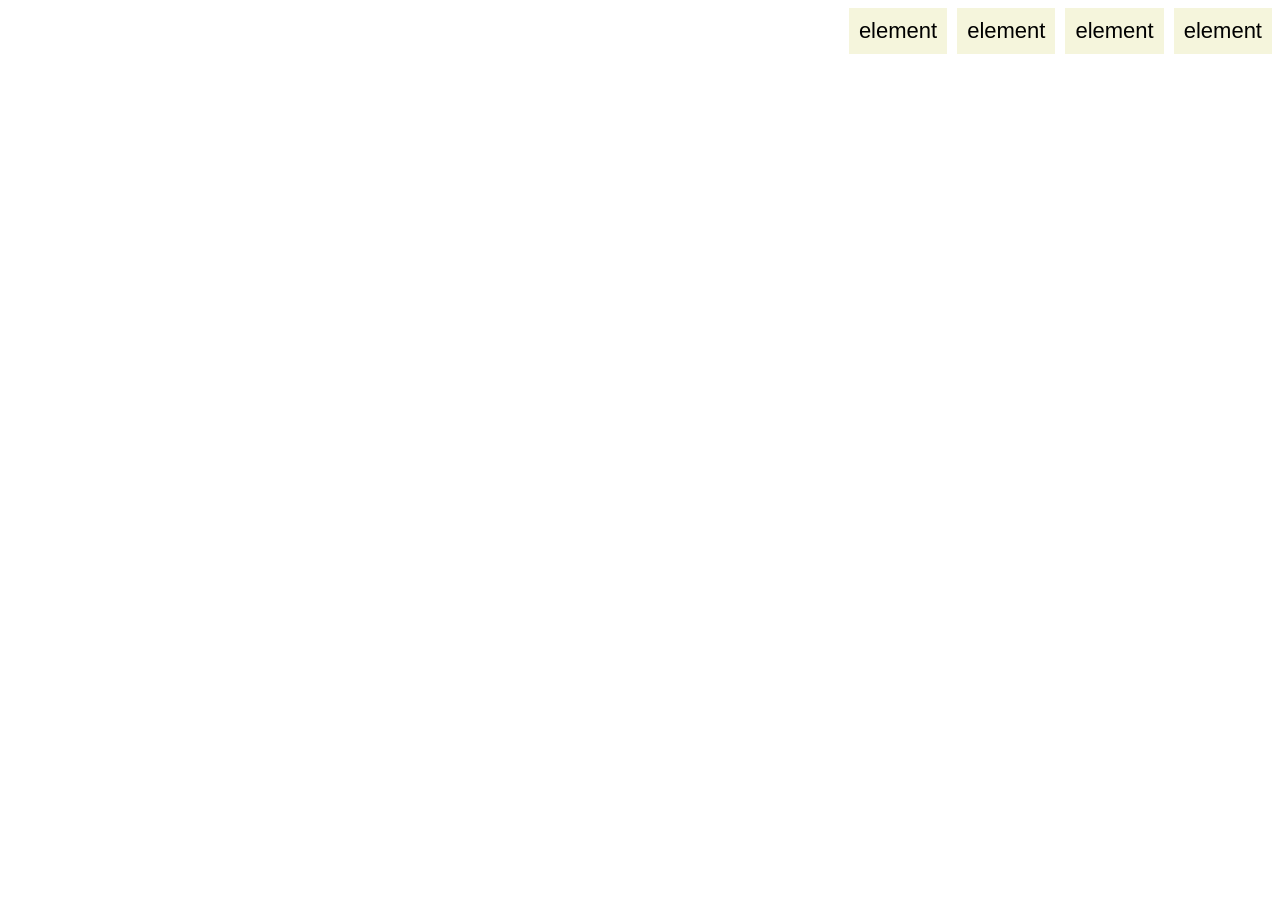
<file: gap.html>
<!DOCTYPE html>
<html lang="en">
<head>
    <meta charset="UTF-8">
    <meta name="viewport" content="width=device-width, initial-scale=1.0">
    <title>Document</title>
<style type="text/css">

.parent{

display:flex;
gap: 10px;
flex-direction:row-reverse;
}

.kind:hover{

    background-color: blanchedalmond;
    color: white;
     text-shadow: 0 8px 4px rgb(0 0 0 / 0.6);
     
}


.kind{

padding: 10px;
background-color: beige;
font-size: 22px;
width: max-content;

font-family: Arial, Helvetica, sans-serif;
}


</style>



</head>
<body>
    
<div class="parent">
<div class="kind">element</div>
<div class="kind">element</div>
<div class="kind">element</div>
<div class="kind">element</div>

</div>





</body>
</html>
</file>
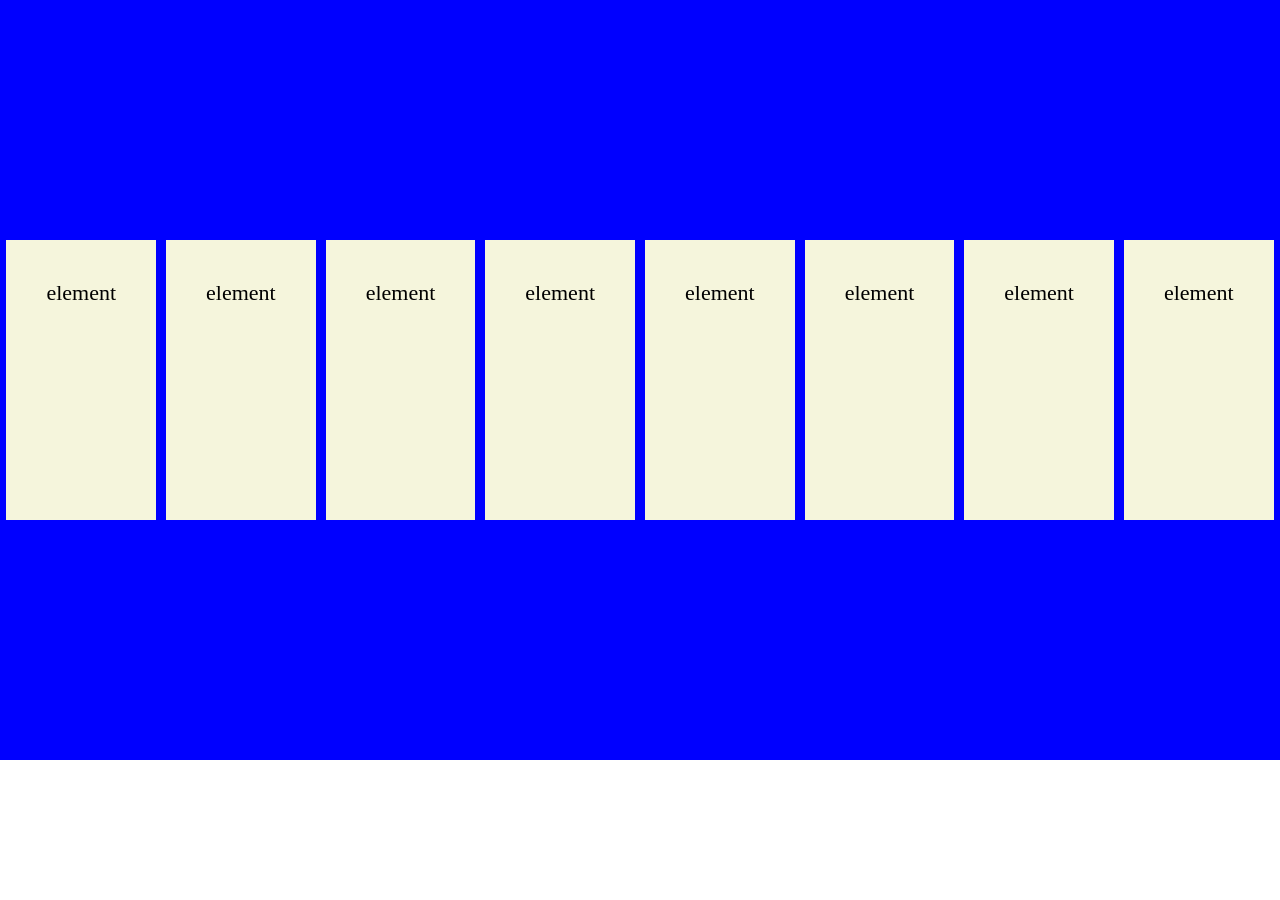
<file: gird.html>
<!DOCTYPE html>
<html lang="en">
<head>
    <meta charset="UTF-8">
    <meta name="viewport" content="width=device-width, initial-scale=1.0">
    <title>Document</title>
<style type="text/css">

    *{
margin: 0%;
padding: 0%;
    }

.parent{
background-color: blue;
height: 80vh;
padding: 20px;
display:flex;
gap: 10px;
justify-content: center;
align-items: center;

}

@media screen and (max-width: 800px) {
    .parent{
flex-direction: column;


    }
.kind{

color: blue;
padding: 0px;

}


}







.kind{

padding: 0px;
background-color: beige;
font-size: 22px;
padding: 40px;
height: 200px;


} 


</style>



</head>
<body>
    
<div class="parent">
<div class="kind">element</div>
<div class="kind">element</div>
<div class="kind">element</div>
<div class="kind">element</div>
<div class="kind">element</div>
<div class="kind">element</div>
<div class="kind">element</div>
<div class="kind">element</div>

</div>





</body>
</html>
</file>
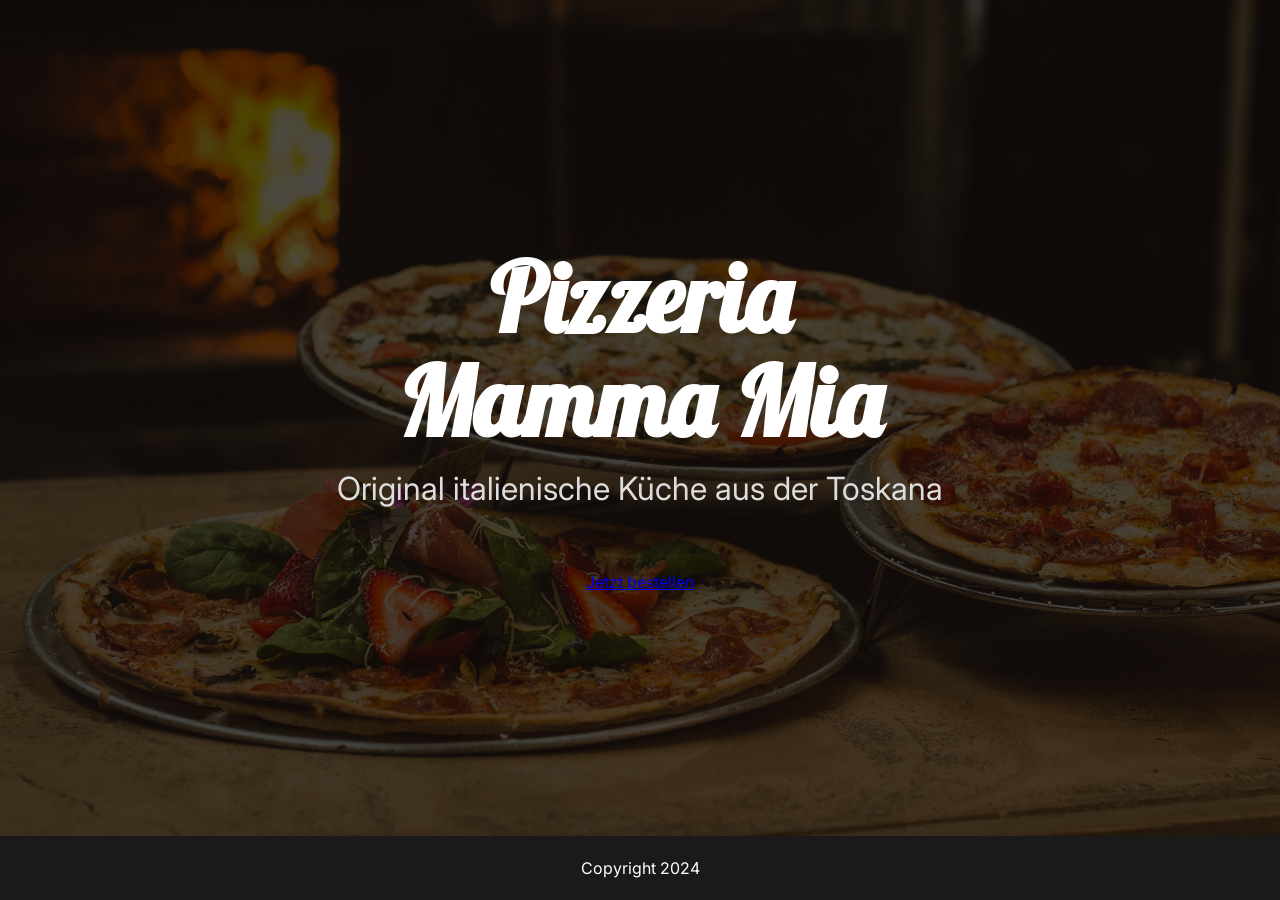
<file: pizzaria.html>
<!doctype html>
<html lang="en">
  <head>
    <meta charset="UTF-8" />
    <meta name="viewport" content="width=device-width, initial-scale=1.0" />
    <title>Document</title>
    <link rel="preconnect" href="https://fonts.googleapis.com" />
    <link rel="preconnect" href="https://fonts.gstatic.com" crossorigin />
    <link
      href="https://fonts.googleapis.com/css2?family=Lobster&display=swap"
      rel="stylesheet"
    />

    <link
      href="https://fonts.googleapis.com/css2?family=Inter:ital,opsz,wght@0,14..32,100..900;1,14..32,100..900&display=swap"
      rel="stylesheet"
    />

    <link rel="stylesheet" href="style.css" />
  </head>
  <body>
    <!-- <header>
      <nav>
        <ul>
          <li><a href="index.html">Über uns</a></li>
          <li><a href="pizzaria.html">Speisekarte</a></li>
          <li><a href="pizzaria.html">Öffnungszeiten</a></li>
        </ul>
      </nav>
    </header>
-->
    <main>
      <section class="hero">
        <h1 class="hero-text">
          Pizzeria <br />
          Mamma Mia
        </h1>
        <p class="hero-subtext">Original italienische Küche aus der Toskana</p>

        <a href="#" class="hero-button">Jetzt bestellen</a>
      </section>
    </main>

    <footer>
      <p>Copyright 2024</p>
    </footer>
  </body>
</html>
</file>
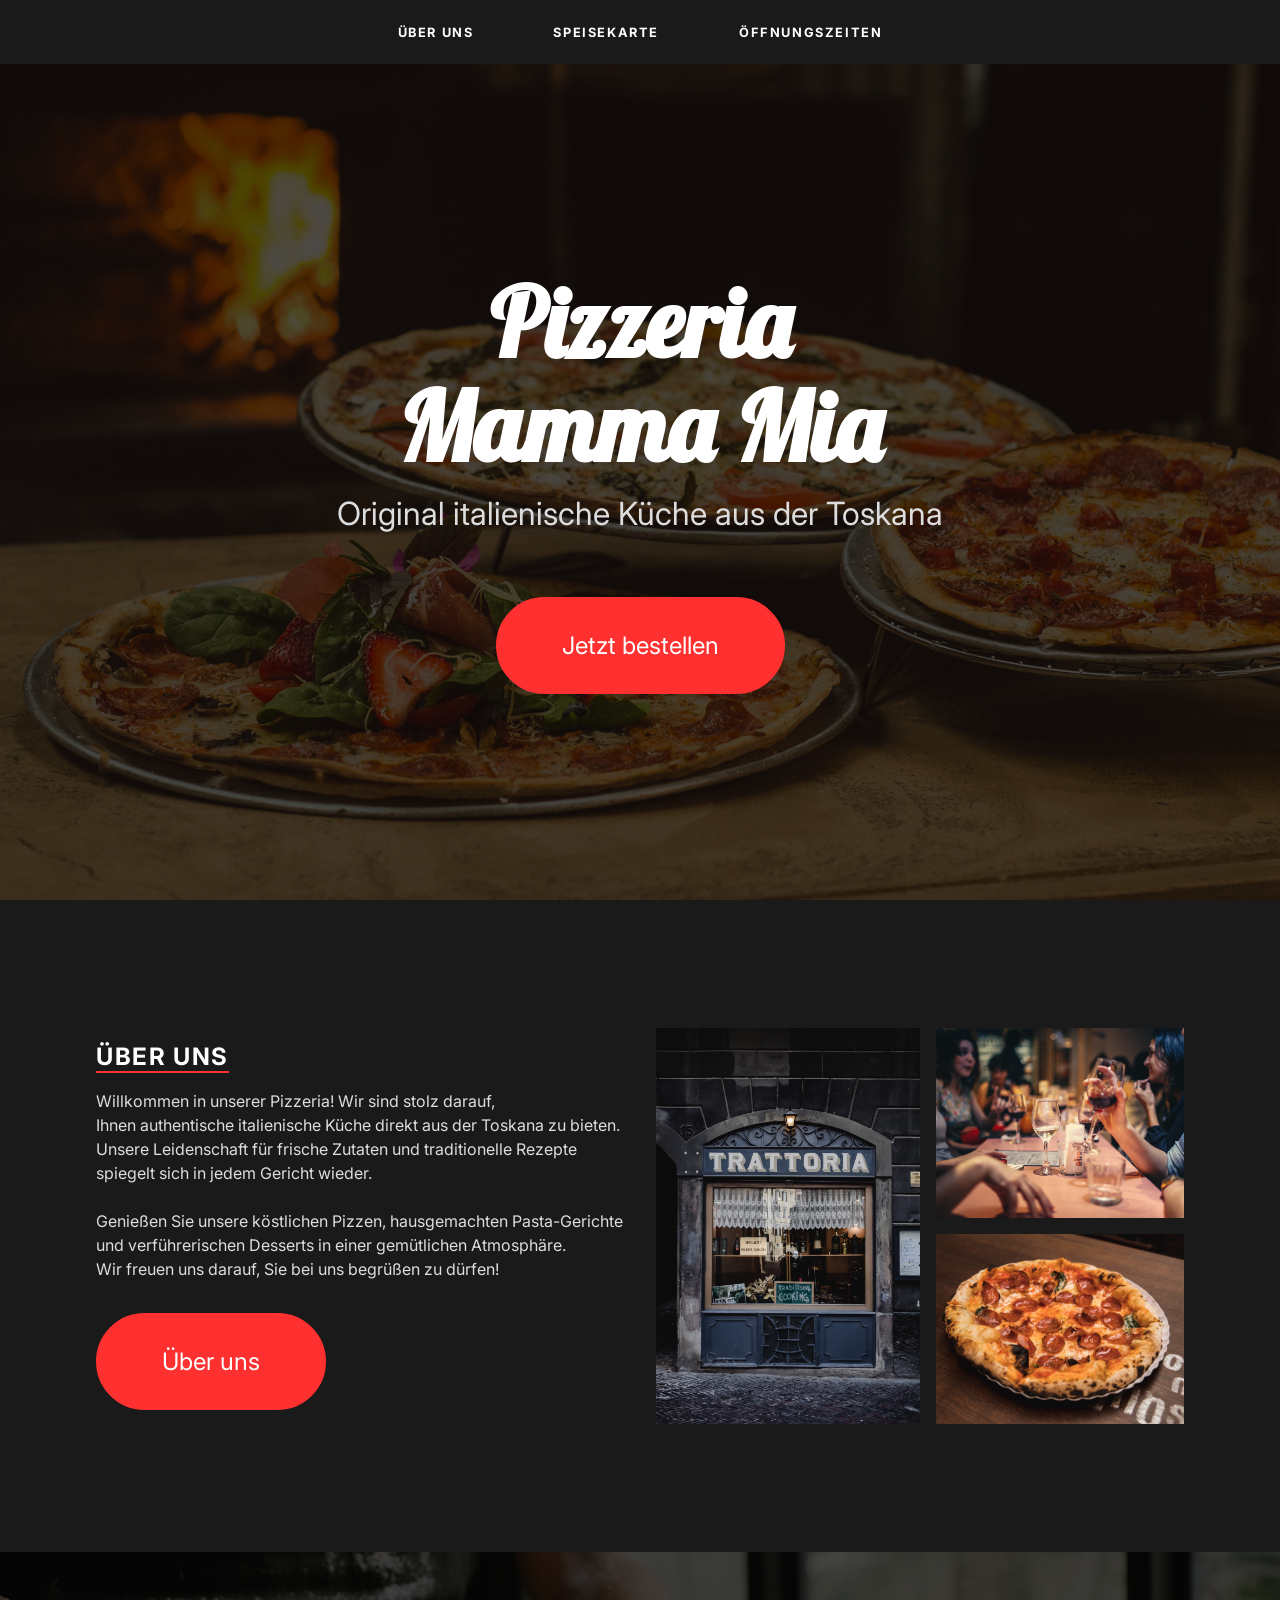
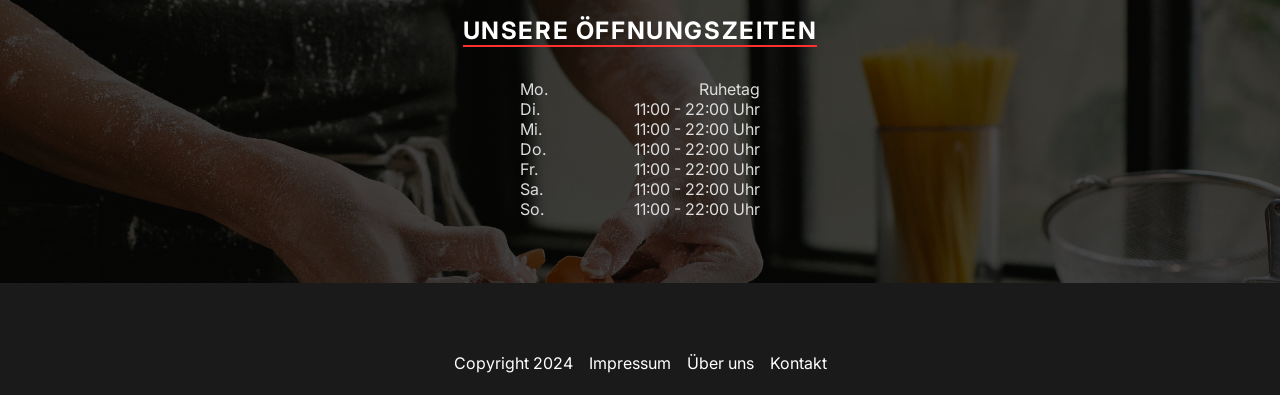
<file: pizzeria.html>
<!doctype html>
<html lang="de">
  <head>
    <meta charset="UTF-8" />
    <meta name="viewport" content="width=device-width, initial-scale=1.0" />
    <title>Pizzeria  Mamma Mia</title>
    <link rel="preconnect" href="https://fonts.googleapis.com" />
    <link rel="preconnect" href="https://fonts.gstatic.com" crossorigin />
    <link
      href="https://fonts.googleapis.com/css2?family=Lobster&display=swap"
      rel="stylesheet"
    />

    <link
      href="https://fonts.googleapis.com/css2?family=Inter:ital,opsz,wght@0,14..32,100..900;1,14..32,100..900&display=swap"
      rel="stylesheet"
    />

    <link rel="stylesheet" href="style.css" />
  </head>
  <body>
    <header>
      <nav>
        <a href="index.html">Über uns</a>
        <a href="pizzaria.html">Speise<wbr />karte</a>
        <a href="pizzaria.html">Öffnungs<wbr />zeiten</a>
      </nav>
    </header>

    <main>
      <section class="hero">
        <h1 class="hero-text">
          Pizzeria <br />
          Mamma Mia
        </h1>
        <p class="hero-subtext">Original italienische Küche aus der Toskana</p>

        <a href="#" class="hero-button button">Jetzt bestellen</a>
      </section>

<section class="uber-uns container">
  <div class="about-content">
        <h2 class="header">Über uns</h2>
        <p class="subtext">
          Willkommen in unserer Pizzeria! Wir sind stolz darauf, <br/>
          Ihnen authentische italienische Küche direkt aus der Toskana zu bieten. <br >
          Unsere Leidenschaft für frische Zutaten und traditionelle Rezepte
          spiegelt sich in jedem Gericht wieder.<br >
          <br />
           Genießen Sie unsere köstlichen Pizzen, hausgemachten Pasta-Gerichte und verführerischen Desserts in
          einer gemütlichen Atmosphäre. <br >Wir freuen uns darauf, Sie bei uns
          begrüßen zu dürfen!
        </p>
<a href="#" class="about-button button">Über uns</a>
      </div>
<div class="about-img ">
<img src="about-1.jpg"  class="about-image about-image-large" alt="Pizzeria Mamma Mia" />



<div class="about-img-klein">

<img src="about-2.jpg" alt="Pizzeria Mamma Mia" class="about-image"/>
<img src="about-3.jpg" alt="Pizzeria Mamma Mia" class="about-image"/>


</div>



</div>


    </section>


        <section class="info-wrapper" id="info">
<div class="info container">
          <h2 class="header">Unsere Öffnungszeiten</h2>
          <div class="hours">
  
<p class="std">
<span class="days">Mo. </span><span class="time">Ruhetag</span>
</p>
<p class="std">
<span class="days">Di. </span> <span class="time">11:00 - 22:00 Uhr</span>
</p>
<p class="std">
<span class="days">Mi. </span> <span class="time">11:00 - 22:00 Uhr</span>
</p>
<p class="std">
<span class="days">Do.</span> <span class="time">11:00 - 22:00 Uhr</span>
</p>
<p class="std">
<span class="days">Fr. </span> <span class="time">11:00 - 22:00 Uhr</span>
</p>
<p class="std">
<span class="days">Sa.</span> <span class="time">11:00 - 22:00 Uhr</span>
</p>
<p class="std">
<span class="days">So. </span> <span class="time">11:00 - 22:00 Uhr</span>
</p>

              </p>
            </div>
          </div>
          
        </section>

       <!--- <section class="ifo">
          <h2 class="info-title">Unsere Adresse</h2>
          <p class="info-text">
            Musterstraße 123 <br />
            12345 Musterstadt
          </p>

           <h2 class="info-title">Unsere Telefonnummer</h2>
          <p class="info-text">+49 123 4567890</p>
        </section> -->
      </section>




    </main>
    
    <footer>
      <p>Copyright 2024</p><p>Impressum</p><p>Über uns</p><p>Kontakt</p>
    </footer>

    
  </body>
</html>
</file>
<file: style.css>
* {
  margin: 0%;
  padding: 0%;
}
body {
  background-color: #1a1a1a;
  font-family: "Inter", sans-serif;
  color: white;

  --primary-color: #ff3030;
  --secondary-color: #ddd;
}

nav, footer {
  
  height: 4rem;
  width: 100%;
  justify-content: center;
  align-items: center;
  display: flex;
  gap: 1rem;
}
nav a {
  color: white;
  text-decoration: none;
  font-size: 0.8rem;
  font-weight: bold;
  text-transform: uppercase;
  letter-spacing: 0.1rem;
  text-align: center;
}

nav a:hover {
  color: var(--primary-color);
  transition: 0.5s;
}

.hero {
  display: flex;
  justify-content: center;
  align-items: center;
  flex-direction: column;
  text-align: center;
  height: calc(100vh - 4rem);
  background-image:
    linear-gradient(0deg, rgba(0, 0, 0, 0.7), rgba(0, 0, 0, 0.7)),
    url("hero.jpg");
  background-size: cover;
  background-repeat: no-repeat;
  background-position: center;
}

.hero-text {
  font-size: 3rem;
  font-family: "Lobster", sans-serif;
  line-height: 3rem;
}
.hero-subtext {
  font-size: 1.2rem;
  margin-top: 1rem;
  color: var(--secondary-color);
}

.hero-button {
  margin-top: 4rem;
}
.button {
  background-color: var(--primary-color);
  color: white;
  padding: 1rem 2rem;
  border-radius: 5px;
  text-decoration: none;
  font-size: 1.5rem;
  border-radius: 50px;
  border: 2px solid var(--primary-color);
  width: max-content;
  display: inline-block;
}
.button:hover {
  background: none;
  transition: 1.2s;
}





.container {
  max-width: 85%;
  margin: 0 auto;
}

.uber-uns {
  display: flex;
  justify-content: center;
  flex-direction: column;
  padding: 4rem 2rem;
  margin-bottom: 4rem;
}

.uber-uns {
  display: grid;
  gap: 2rem;
  
}

.header{
  margin-bottom: 1rem;
  text-transform: uppercase;
  letter-spacing: 0.1rem;
  border-bottom: 2px solid var(--primary-color);
  width: max-content;
}

.subtext{
  font-size: 1rem;
  line-height: 1.5rem;
  margin-bottom: 2rem;
  color: var(--secondary-color);
}

.about-img {
  width: 100%;
  display: flex;
  gap: 1rem;
  
}


.about-image {
  width: 100%;
  height: 100%;
  object-fit: cover;

}

.about-image-large{

    min-width: 50%;
}


.about-img-klein {
  display: flex;
    gap: 1rem;
    flex-direction: column;
    width: 100%;

}


.info-wrapper{

  padding: 4rem 2rem;
   margin: 3rem 0;
  background-image: linear-gradient(0deg, rgba(0, 0, 0, 0.7), rgba(0, 0, 0, 0.7)),
    url("info.jpg");
    background-size: cover;
    background-repeat: no-repeat;
   
   
    
   
}



.hours  {
  display: flex;
  flex-direction: column;
  justify-content:center;
  align-items: center;
  width: 100%;
  margin-top: 2rem; 

}

.info .header{

    margin: 0 auto;
}

.std{
display: flex;
 color: var(--secondary-color);
  justify-content:space-between;
  width: 15rem;



}

footer {
  

  
  color: white;
  text-align: center;
 padding: -2rem 0 2rem 0;
  
}

@media only screen and (min-width: 600px) {
  nav {
    gap: 2rem;
    font-size: 1.2rem;
  }

  .hero-text {
    font-size: 4rem;
    line-height: 4rem;
  }

  .hero-subtext {
    font-size: 1.5rem;
  }

  .button {
    padding: 1.5rem 3rem;
  }
  .uber-uns-text {
    font-size: 1.2rem;
    line-height: 1.8rem;
  }
}

@media only screen and (min-width: 1000px) {

.uber-uns{
    grid-template-columns: 1fr 1fr ;
    margin-top: 4rem;
    align-items: center;
}


  nav {
    gap: 5rem;
    font-size: 1.5rem;
  }

  .hero-text {
    font-size: 6rem;
    line-height: 6.5rem;
  }

  .hero-subtext {
    font-size: 2rem;
  }

  .button {
    padding: 2rem 4rem;
  }
  .uber-uns-title {
    font-size: 2rem;
  }
}

@media only screen and (min-width: 1400px) {


    .container {
        max-width: 1200px;
}
</file>
